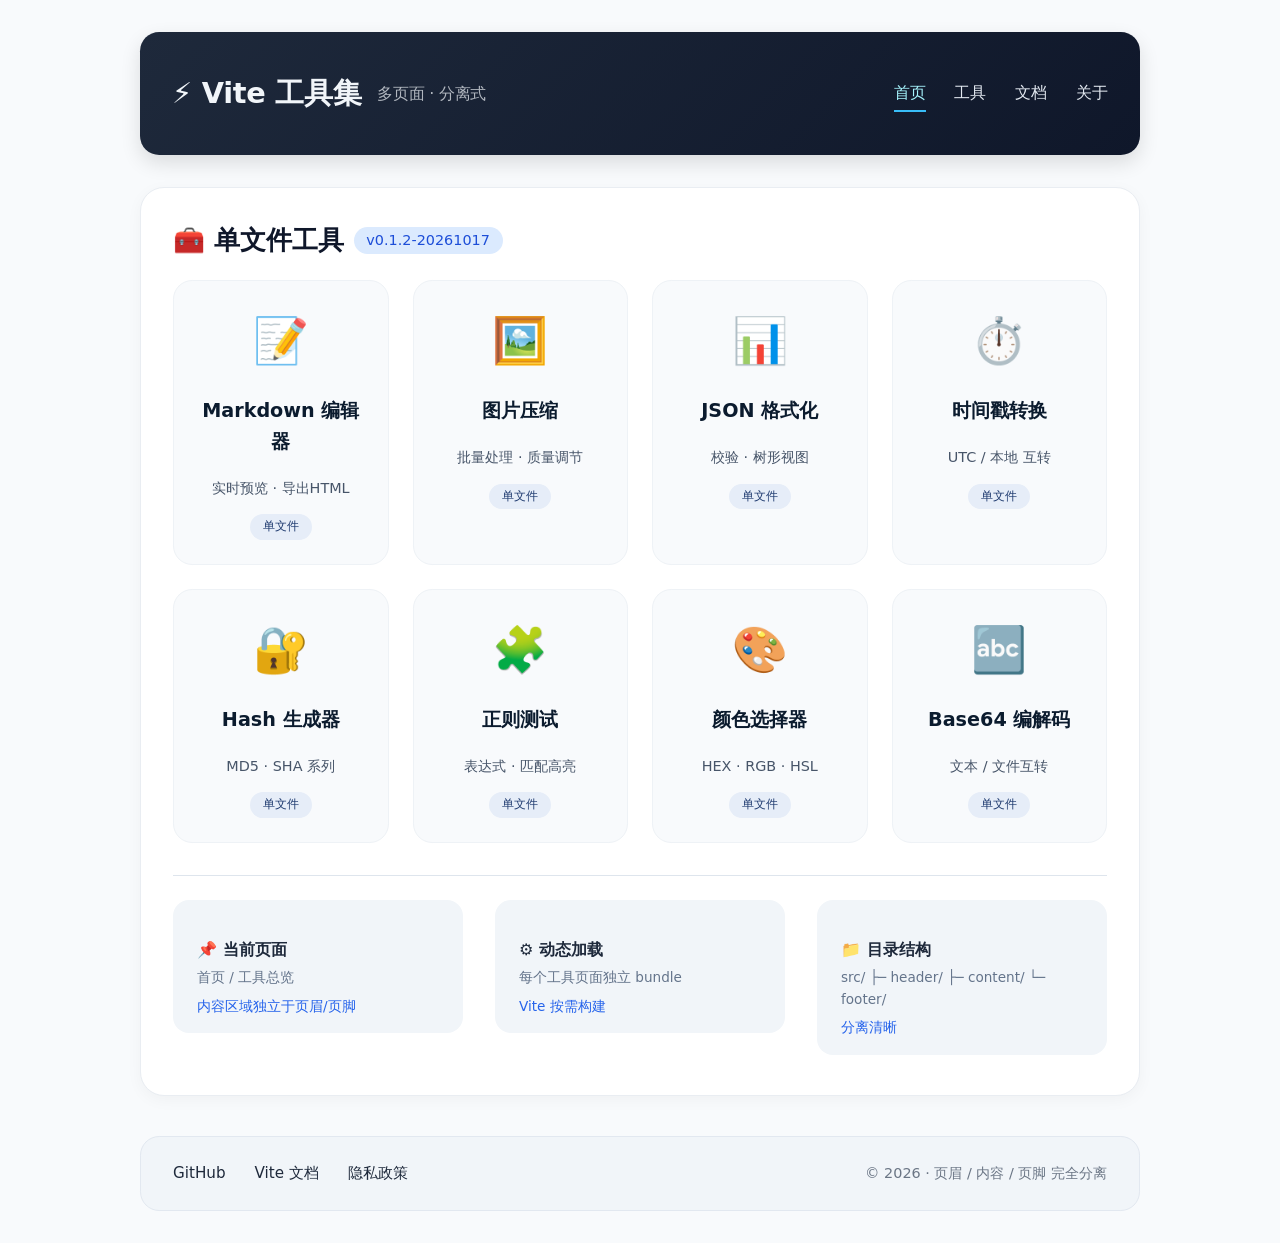
<file: index.html>
<!DOCTYPE html>
<html lang="zh-CN">
<head>
  <meta charset="UTF-8" />
  <meta name="viewport" content="width=device-width, initial-scale=1.0" />
  <title>Vite 多页面 · 首页</title>
  <script type="module" crossorigin src="/assets/main-qa5P19jr.js"></script>
  <link rel="modulepreload" crossorigin href="/assets/layout-DOv8jJj5.js">
  <link rel="stylesheet" crossorigin href="/assets/layout-BtC5OaMG.css">
</head>
<body>
  <div class="app">
    <!-- header 由 layout.js 注入 -->
    <main class="main-content">
      <section class="content-section">
        <div class="section-title">
          🧰 单文件工具
          <span>v0.1.2-20261017</span>
        </div>
        <div class="tool-grid">
          <div class="tool-card">
            <span class="emoji-big">📝</span>
            <h3>Markdown 编辑器</h3>
            <p>实时预览 · 导出HTML</p>
            <span class="badge">单文件</span>
          </div>
          <div class="tool-card">
            <span class="emoji-big">🖼️</span>
            <h3>图片压缩</h3>
            <p>批量处理 · 质量调节</p>
            <span class="badge">单文件</span>
          </div>
          <div class="tool-card">
            <span class="emoji-big">📊</span>
            <h3>JSON 格式化</h3>
            <p>校验 · 树形视图</p>
            <span class="badge">单文件</span>
          </div>
          <div class="tool-card">
            <span class="emoji-big">⏱️</span>
            <h3>时间戳转换</h3>
            <p>UTC / 本地 互转</p>
            <span class="badge">单文件</span>
          </div>
          <div class="tool-card">
            <span class="emoji-big">🔐</span>
            <h3>Hash 生成器</h3>
            <p>MD5 · SHA 系列</p>
            <span class="badge">单文件</span>
          </div>
          <div class="tool-card">
            <span class="emoji-big">🧩</span>
            <h3>正则测试</h3>
            <p>表达式 · 匹配高亮</p>
            <span class="badge">单文件</span>
          </div>
          <!-- ✨ 新增 4 个工具 (v0.1.1) -->
          <div class="tool-card">
            <span class="emoji-big">🎨</span>
            <h3>颜色选择器</h3>
            <p>HEX · RGB · HSL</p>
            <span class="badge">单文件</span>
          </div>
          <div class="tool-card">
            <span class="emoji-big">🔤</span>
            <h3>Base64 编解码</h3>
            <p>文本 / 文件互转</p>
            <span class="badge">单文件</span>
          </div>
					<!-- .app { max-width: 1000px; }
          <div class="tool-card">
            <span class="emoji-big">📐</span>
            <h3>单位换算</h3>
            <p>长度 · 重量 · 温度</p>
            <span class="badge">单文件</span>
          </div>
          <div class="tool-card">
            <span class="emoji-big">🔍</span>
            <h3>Diff 对比</h3>
            <p>文本差异 · 高亮</p>
            <span class="badge">单文件</span>
          </div>
					-->
        </div>

        <div class="demo-utility">
          <div class="demo-utility-item">
            <h4>📌 当前页面</h4>
            <div class="meta">首页 / 工具总览</div>
            <div style="margin-top: 0.4rem; font-size:0.85rem; color: #2563eb;">内容区域独立于页眉/页脚</div>
          </div>
          <div class="demo-utility-item">
            <h4>⚙️ 动态加载</h4>
            <div class="meta">每个工具页面独立 bundle</div>
            <div style="margin-top: 0.4rem; font-size:0.85rem; color: #2563eb;">Vite 按需构建</div>
          </div>
          <div class="demo-utility-item">
            <h4>📁 目录结构</h4>
            <div class="meta">src/ ├─ header/ ├─ content/ └─ footer/</div>
            <div style="margin-top: 0.4rem; font-size:0.85rem; color: #2563eb;">分离清晰</div>
          </div>
        </div>
      </section>
    </main>
    <!-- footer 由 layout.js 注入 -->
  </div>
</body>
</html>
</file>
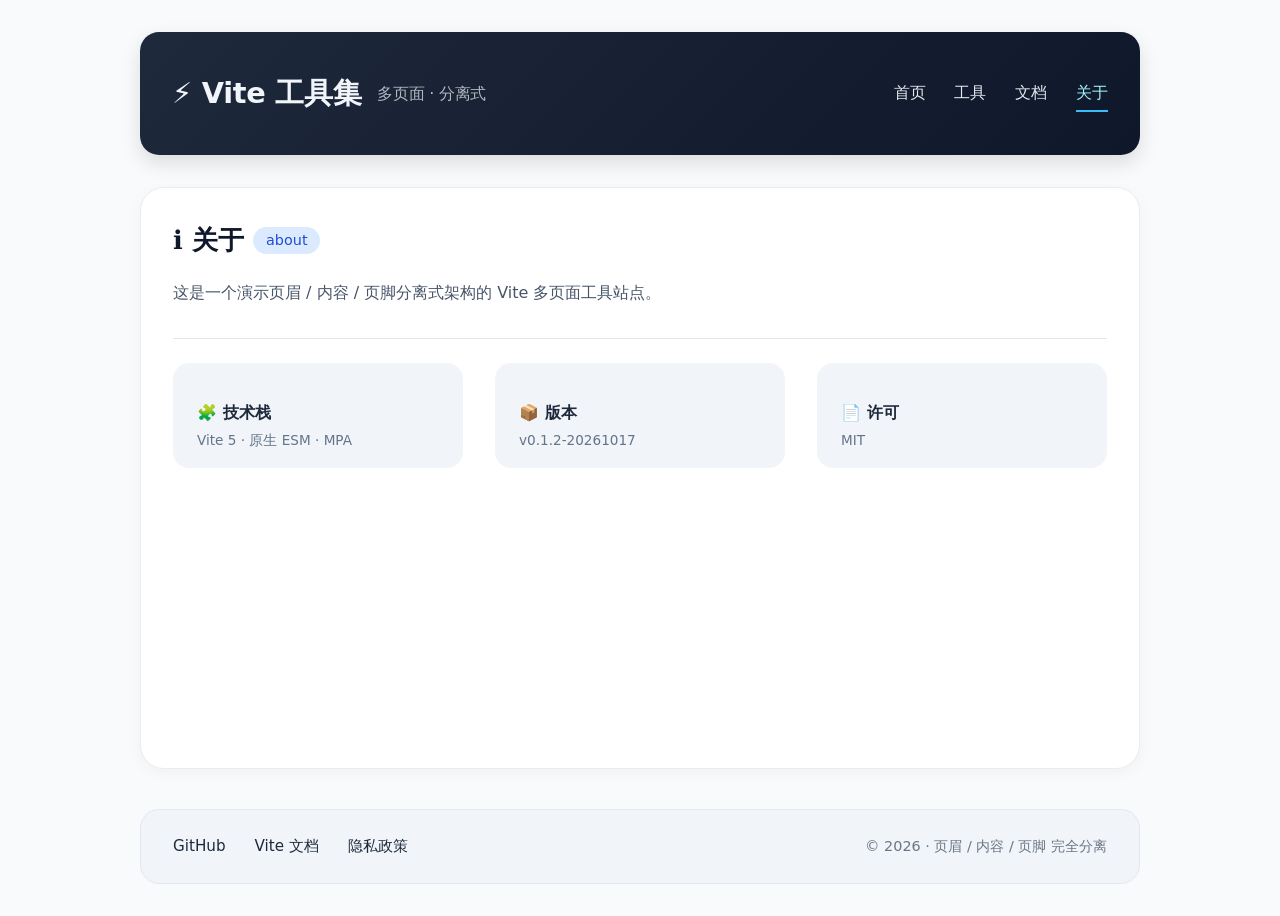
<file: pages/about.html>
<!DOCTYPE html>
<html lang="zh-CN">
<head>
  <meta charset="UTF-8" />
  <meta name="viewport" content="width=device-width, initial-scale=1.0" />
  <title>关于 · Vite 工具集</title>
  <script type="module" crossorigin src="/assets/about-Cq-BNYgW.js"></script>
  <link rel="modulepreload" crossorigin href="/assets/layout-DOv8jJj5.js">
  <link rel="stylesheet" crossorigin href="/assets/layout-BtC5OaMG.css">
</head>
<body>
  <div class="app">
    <main class="main-content">
      <section class="content-section">
        <div class="section-title">
          ℹ️ 关于
          <span>about</span>
        </div>
        <p style="color:#475569; margin-bottom:1rem;">
          这是一个演示页眉 / 内容 / 页脚分离式架构的 Vite 多页面工具站点。
        </p>
        <div class="demo-utility">
          <div class="demo-utility-item">
            <h4>🧩 技术栈</h4>
            <div class="meta">Vite 5 · 原生 ESM · MPA</div>
          </div>
          <div class="demo-utility-item">
            <h4>📦 版本</h4>
            <div class="meta">v0.1.2-20261017</div>
          </div>
          <div class="demo-utility-item">
            <h4>📄 许可</h4>
            <div class="meta">MIT</div>
          </div>
        </div>
      </section>
    </main>
  </div>
</body>
</html>
</file>
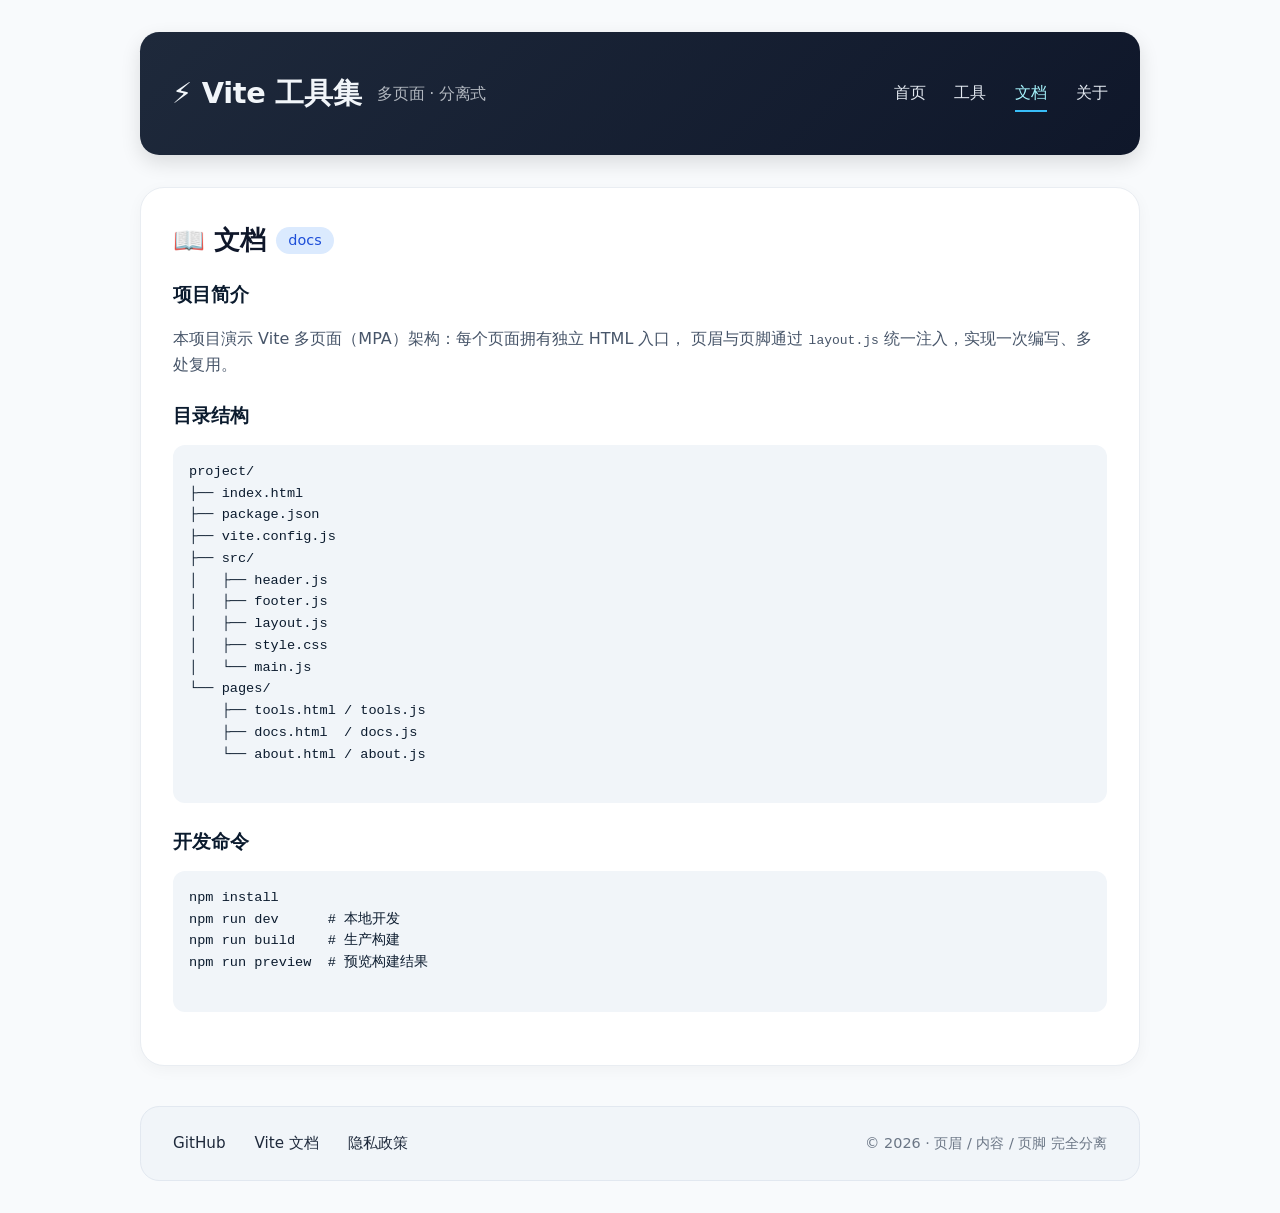
<file: pages/docs.html>
<!DOCTYPE html>
<html lang="zh-CN">
<head>
  <meta charset="UTF-8" />
  <meta name="viewport" content="width=device-width, initial-scale=1.0" />
  <title>文档 · Vite 工具集</title>
  <script type="module" crossorigin src="/assets/docs-6RdMo-ax.js"></script>
  <link rel="modulepreload" crossorigin href="/assets/layout-DOv8jJj5.js">
  <link rel="stylesheet" crossorigin href="/assets/layout-BtC5OaMG.css">
</head>
<body>
  <div class="app">
    <main class="main-content">
      <section class="content-section">
        <div class="section-title">
          📖 文档
          <span>docs</span>
        </div>
        <h3 style="margin: 1rem 0 0.5rem;">项目简介</h3>
        <p style="color:#475569;">
          本项目演示 Vite 多页面（MPA）架构：每个页面拥有独立 HTML 入口，
          页眉与页脚通过 <code>layout.js</code> 统一注入，实现一次编写、多处复用。
        </p>

        <h3 style="margin: 1.5rem 0 0.5rem;">目录结构</h3>
        <pre style="background:#f1f5f9; padding:1rem; border-radius:0.75rem; overflow:auto; font-size:0.85rem;">
project/
├── index.html
├── package.json
├── vite.config.js
├── src/
│   ├── header.js
│   ├── footer.js
│   ├── layout.js
│   ├── style.css
│   └── main.js
└── pages/
    ├── tools.html / tools.js
    ├── docs.html  / docs.js
    └── about.html / about.js
        </pre>

        <h3 style="margin: 1.5rem 0 0.5rem;">开发命令</h3>
        <pre style="background:#f1f5f9; padding:1rem; border-radius:0.75rem; overflow:auto; font-size:0.85rem;">
npm install
npm run dev      # 本地开发
npm run build    # 生产构建
npm run preview  # 预览构建结果
        </pre>
      </section>
    </main>
  </div>
</body>
</html>
</file>
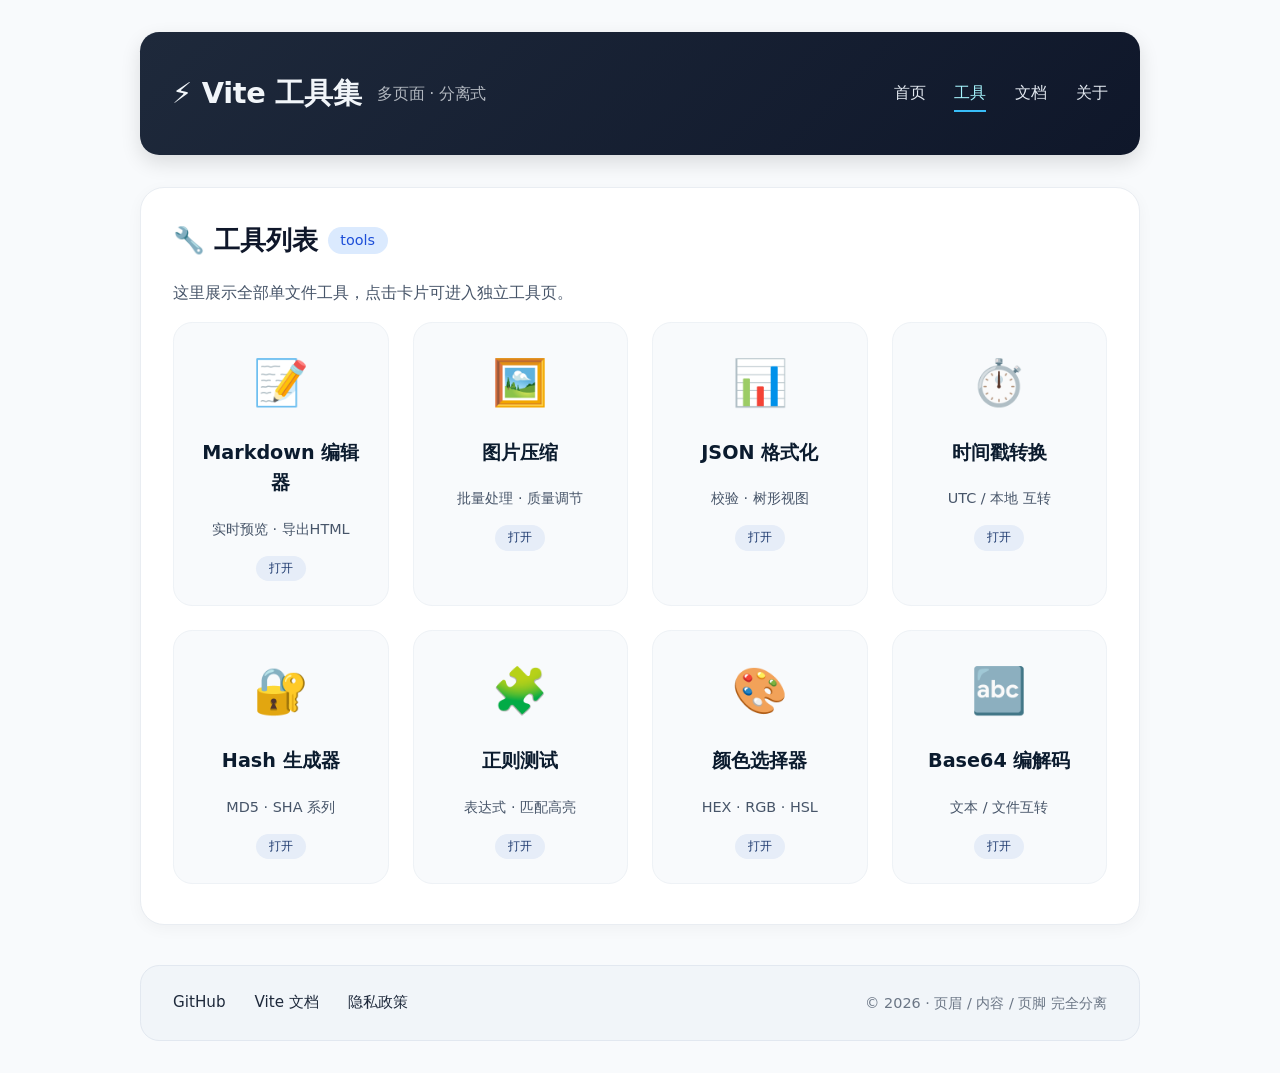
<file: pages/tools.html>
<!DOCTYPE html>
<html lang="zh-CN">
<head>
  <meta charset="UTF-8" />
  <meta name="viewport" content="width=device-width, initial-scale=1.0" />
  <title>工具 · Vite 工具集</title>
  <script type="module" crossorigin src="/assets/tools-CMyDHlIb.js"></script>
  <link rel="modulepreload" crossorigin href="/assets/layout-DOv8jJj5.js">
  <link rel="stylesheet" crossorigin href="/assets/layout-BtC5OaMG.css">
</head>
<body>
  <div class="app">
    <main class="main-content">
      <section class="content-section">
        <div class="section-title">
          🔧 工具列表
          <span>tools</span>
        </div>
        <p style="color:#475569; margin-bottom:1rem;">
          这里展示全部单文件工具，点击卡片可进入独立工具页。
        </p>

        <div class="tool-grid">
          <div class="tool-card">
						<span class="emoji-big">📝</span>
						<h3>Markdown 编辑器</h3>
						<p>实时预览 · 导出HTML</p>
						<span class="badge">打开</span>
					</div>
					<div class="tool-card">
						<span class="emoji-big">🖼️</span>
						<h3>图片压缩</h3>
						<p>批量处理 · 质量调节</p>
						<span class="badge">打开</span>
					</div>
					<div class="tool-card">
						<span class="emoji-big">📊</span>
						<h3>JSON 格式化</h3>
						<p>校验 · 树形视图</p>
						<span class="badge">打开</span>
					</div>
					<div class="tool-card">
						<span class="emoji-big">⏱️</span>
						<h3>时间戳转换</h3>
						<p>UTC / 本地 互转</p>
						<span class="badge">打开</span>
					</div>
					<div class="tool-card">
						<span class="emoji-big">🔐</span>
						<h3>Hash 生成器</h3>
						<p>MD5 · SHA 系列</p>
						<span class="badge">打开</span>
					</div>
					<div class="tool-card">
						<span class="emoji-big">🧩</span>
						<h3>正则测试</h3>
						<p>表达式 · 匹配高亮</p>
						<span class="badge">打开</span>
					</div>
					<!-- ✨ 新增 4 个工具 (v0.1.1) -->
					<div class="tool-card">
						<span class="emoji-big">🎨</span>
						<h3>颜色选择器</h3>
						<p>HEX · RGB · HSL</p>
						<span class="badge">打开</span>
					</div>
					<div class="tool-card">
						<span class="emoji-big">🔤</span>
						<h3>Base64 编解码</h3>
						<p>文本 / 文件互转</p>
						<span class="badge">打开</span>
					</div>
					<!-- .app { max-width: 1000px; }
					<div class="tool-card">
						<span class="emoji-big">📐</span>
						<h3>单位换算</h3>
						<p>长度 · 重量 · 温度</p>
						<span class="badge">打开</span>
					</div>
					<div class="tool-card">
						<span class="emoji-big">🔍</span>
						<h3>Diff 对比</h3>
						<p>文本差异 · 高亮</p>
						<span class="badge">打开</span>
					</div>
					-->
        </div>
      </section>
    </main>
  </div>
</body>
</html>
</file>
<file: assets/layout-BtC5OaMG.css>
--- ### `src/style.css` ```css *{margin:0;padding:0;box-sizing:border-box}body{font-family:system-ui,-apple-system,Segoe UI,Roboto,Helvetica Neue,sans-serif;background:#f8fafc;color:#0b1b2e;line-height:1.6;min-height:100vh;display:flex;flex-direction:column}.app{max-width:1000px;margin:0 auto;padding:1.5rem;width:100%;flex:1;display:flex;flex-direction:column}.site-header{background:linear-gradient(135deg,#1e293b,#0f172a);color:#f1f5f9;padding:1.2rem 2rem;border-radius:1.2rem;margin-bottom:2rem;display:flex;flex-wrap:wrap;justify-content:space-between;align-items:center;box-shadow:0 8px 20px #0000001f}.site-header h1{font-size:1.8rem;font-weight:600;letter-spacing:-.01em;display:flex;align-items:center;gap:.5rem}.site-header h1 small{font-size:1rem;font-weight:400;opacity:.7;margin-left:.5rem}.header-nav{display:flex;gap:1.8rem;font-weight:500}.header-nav a{color:#e2e8f0;text-decoration:none;transition:color .2s;padding:.3rem 0;border-bottom:2px solid transparent}.header-nav a:hover,.header-nav a.active{color:#a5f3fc;border-bottom-color:#38bdf8}.main-content{flex:1;background:#fff;border-radius:1.5rem;padding:2rem 2rem 2.5rem;box-shadow:0 4px 16px #0000000a;margin-bottom:2rem;border:1px solid #e9edf2}.content-section{max-width:100%}.section-title{font-size:1.6rem;font-weight:600;margin-bottom:1.2rem;color:#0f172a;display:flex;align-items:center;gap:.6rem}.section-title span{background:#dbeafe;color:#1d4ed8;font-size:.9rem;font-weight:500;padding:.15rem .8rem;border-radius:40px}.tool-grid{display:grid;grid-template-columns:repeat(auto-fit,minmax(200px,1fr));gap:1.5rem;margin-top:.8rem}.tool-card{background:#f8fafc;border-radius:1.2rem;padding:1.5rem 1.2rem;transition:all .2s ease;border:1px solid #eef2f6;text-align:center;cursor:default}.tool-card:hover{transform:translateY(-4px);box-shadow:0 12px 28px -8px #00000014;border-color:#b9d0f0;background:#fff}.tool-card .emoji-big{font-size:2.8rem;display:block;margin-bottom:.4rem}.tool-card h3{font-size:1.2rem;font-weight:600;color:#0b1b2e}.tool-card p{font-size:.9rem;color:#475569;margin:.5rem 0 .8rem}.tool-card .badge{background:#e6edf8;color:#1e3a6f;padding:.2rem .8rem;border-radius:20px;font-size:.75rem;font-weight:500;display:inline-block}.demo-utility{margin-top:2rem;padding-top:1.5rem;border-top:1px solid #dee5ed;display:flex;flex-wrap:wrap;gap:2rem;align-items:flex-start}.demo-utility-item{background:#f1f5f9;border-radius:1rem;padding:1rem 1.5rem;flex:1 1 200px}.demo-utility-item h4{font-weight:600;font-size:1rem;color:#1e293b;margin-bottom:.3rem}.demo-utility-item .meta{color:#64748b;font-size:.85rem}.site-footer{background:#f1f5f9;border-radius:1.2rem;padding:1.5rem 2rem;margin-top:.5rem;border:1px solid #e2e8f0;display:flex;flex-wrap:wrap;justify-content:space-between;align-items:center;color:#334155;font-size:.95rem}.site-footer .footer-links{display:flex;gap:1.8rem}.site-footer a{color:#1e293b;text-decoration:none;border-bottom:1px dotted transparent;transition:border-color .2s}.site-footer a:hover{border-bottom-color:#475569;color:#0f172a}.footer-copy{opacity:.7;font-size:.9rem}@media (max-width: 680px){.site-header{flex-direction:column;align-items:flex-start;gap:.6rem}.header-nav{flex-wrap:wrap;gap:1rem 1.5rem}.site-footer{flex-direction:column;gap:.8rem;align-items:flex-start}.main-content{padding:1.5rem}}
</file>
